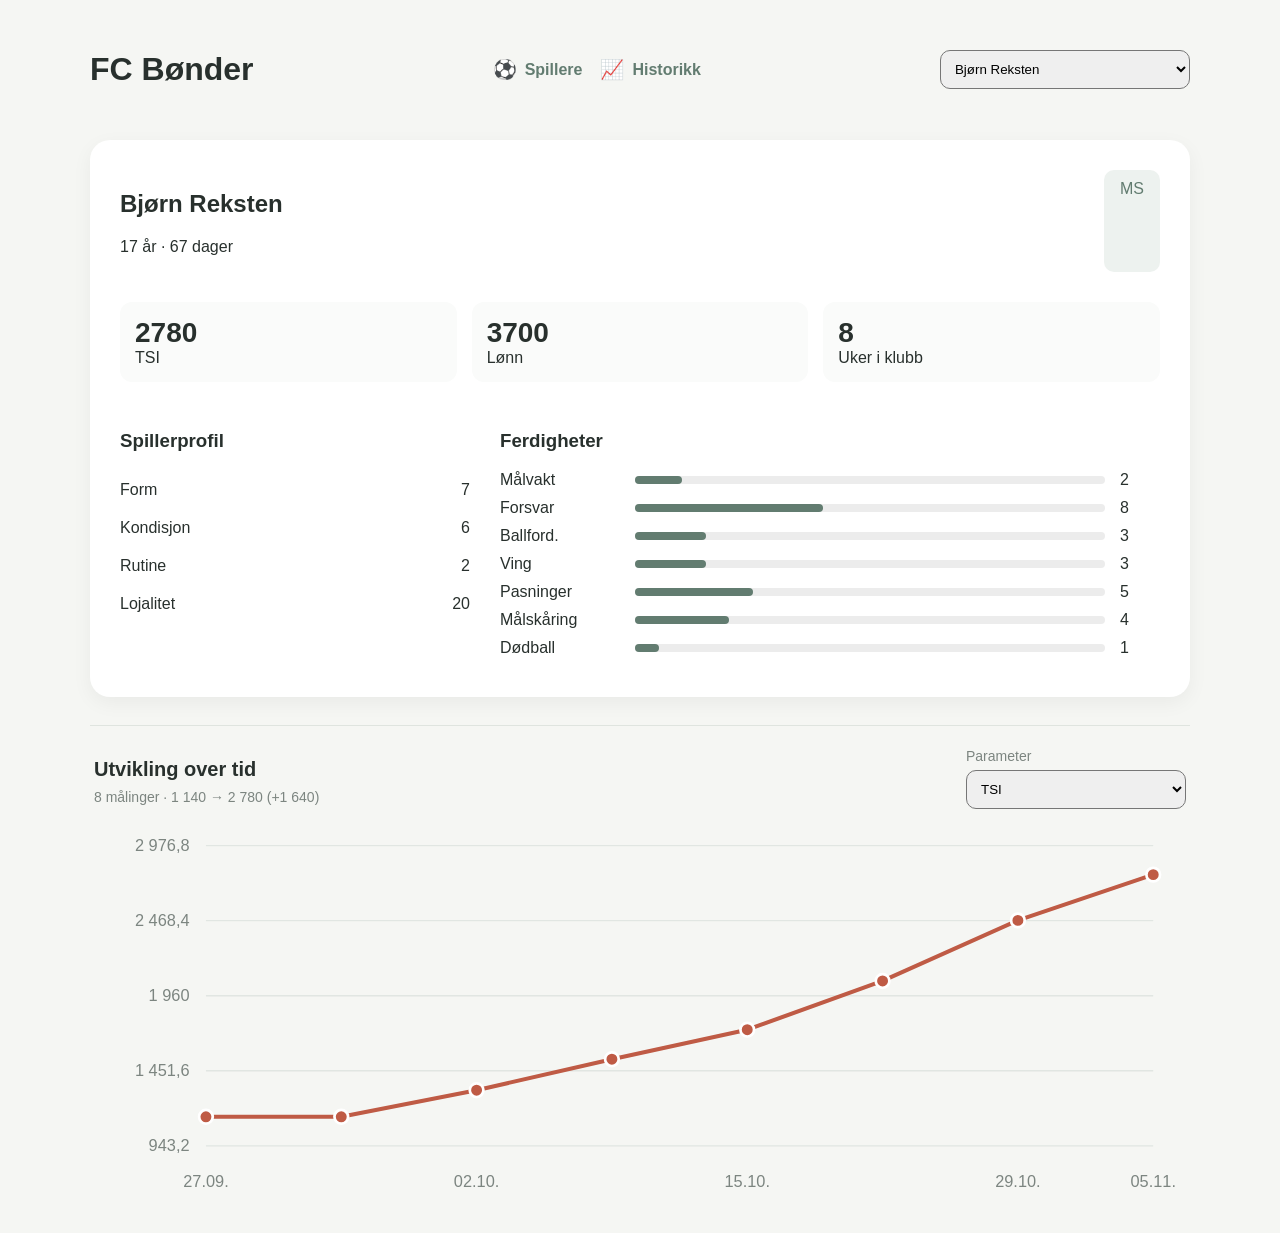
<file: web/index.html>
<!DOCTYPE html>
<html lang="no">
<head>

<meta charset="UTF-8">
<meta name="viewport" content="width=device-width, initial-scale=1.0">

<title>FC Bønder</title>

<link rel="stylesheet" href="style.css">

</head>

<body>

<div class="wrapper">

    <header>

        <h1>FC Bønder</h1>

        <nav class="dashboard-nav" aria-label="Hovedmeny">
            <a href="#players"><span class="nav-icon" aria-hidden="true">⚽</span>Spillere</a>
            
            <a href="#history"><span class="nav-icon" aria-hidden="true">📈</span>Historikk</a>
        </nav>

        <select id="playerSelect"></select>

    </header>

    <div id="players">
        <div id="playerCard"></div>
    </div>

    <section id="history" class="history-section" aria-labelledby="historyTitle">

        <div class="history-heading">
            <div>
                <h2 id="historyTitle">Utvikling over tid</h2>
                <p id="historySummary" class="history-summary"></p>
            </div>

            <label class="history-control" for="historyMetric">
                Parameter
                <select id="historyMetric"></select>
            </label>
        </div>

        <div id="historyChart" class="history-chart"></div>

    </section>

</div>

<script src="app.js"></script>

</body>
</html>
</file>
<file: web/style.css>
:root{

    --bg:#f5f6f3;
    --card:#ffffff;
    --text:#28302d;
    --muted:#7c8580;
    --accent:#627c70;
}

body{

    margin:0;

    background:var(--bg);

    font-family:Segoe UI,sans-serif;

    color:var(--text);
}

.wrapper{

    max-width:1100px;

    margin:auto;

    padding:30px;
}

header{

    display:flex;

    justify-content:space-between;

    align-items:center;

    margin-bottom:30px;
}

.dashboard-nav{

    display:flex;

    gap:18px;
}

.dashboard-nav a{

    display: inline-flex;
    align-items: center;
    gap: 8px;
    color: var(--accent);
    font-weight: 600;
    text-decoration: none;
}

.nav-icon {
    font-size: 1.2rem;
    line-height: 1;
}

.dashboard-nav a:hover,
.dashboard-nav a:focus-visible{

    text-decoration:underline;
}

select{

    padding:10px;

    min-width:250px;

    border-radius:10px;
}

.card{

    background:white;

    border-radius:20px;

    padding:30px;

    box-shadow:
        0 6px 20px rgba(0,0,0,0.05);
}

.top{

    display:flex;

    justify-content:space-between;

    margin-bottom:30px;
}

.position{

    background:#edf2ef;

    color:var(--accent);

    padding:10px 16px;

    border-radius:10px;
}

.metrics{

    display:grid;

    grid-template-columns:
        repeat(3,1fr);

    gap:15px;

    margin-bottom:30px;
}

.metric{

    background:#fafbfa;

    padding:15px;

    border-radius:12px;
}

.metric-value{

    font-size:28px;

    font-weight:700;
}

.sections{

    display:grid;

    grid-template-columns:
        350px 1fr;

    gap:30px;
}

.info-row{

    display:flex;

    justify-content:space-between;

    padding:10px 0;
}

.skill{

    display:grid;

    grid-template-columns:
        120px 1fr 40px;

    gap:15px;

    margin-bottom:10px;

    align-items:center;
}

.bar{

    background:#ececec;

    height:8px;

    border-radius:20px;
}

.fill{

    background:var(--accent);

    height:100%;

    border-radius:20px;
}

.history-section{

    margin-top:28px;

    padding:22px 4px 0;

    border-top:1px solid #dfe4df;
}

.history-heading{

    display:flex;

    justify-content:space-between;

    align-items:flex-end;

    gap:20px;
}

.history-heading h2{

    margin:0;

    font-size:20px;
}

.history-control{

    display:grid;

    gap:6px;

    color:var(--muted);

    font-size:14px;
}

.history-control select{

    min-width:220px;
}

.history-summary{

    min-height:20px;

    margin:8px 0 0;

    color:var(--muted);

    font-size:14px;
}

.history-chart{

    width:100%;

    margin-top:12px;
}

.trend-chart{

    display:block;

    width:100%;

    height:auto;
}

.chart-grid{

    stroke:#e1e6e2;

    stroke-width:1;
}

.chart-line{

    fill:none;

    stroke:#bf5b45;

    stroke-width:3;

    stroke-linecap:round;

    stroke-linejoin:round;
}

.chart-point{

    fill:#bf5b45;

    stroke:#fff;

    stroke-width:2;
}

.chart-label{

    fill:var(--muted);

    font-family:inherit;

    font-size:12px;
}

.chart-empty{

    padding:20px 0;

    color:var(--muted);
}

@media (max-width:760px){

    .wrapper{

        padding:18px;
    }

    header,
    .history-heading{

        align-items:stretch;

        flex-direction:column;

        gap:14px;
    }

    select,
    .history-control select{

        box-sizing:border-box;

        width:100%;

        min-width:0;
    }

    .card{

        padding:20px;
    }

    .sections{

        grid-template-columns:1fr;
    }

    .metrics{

        grid-template-columns:repeat(2,1fr);
    }

    .skill{

        grid-template-columns:100px minmax(0,1fr) 40px;

        gap:10px;
    }
}
</file>
